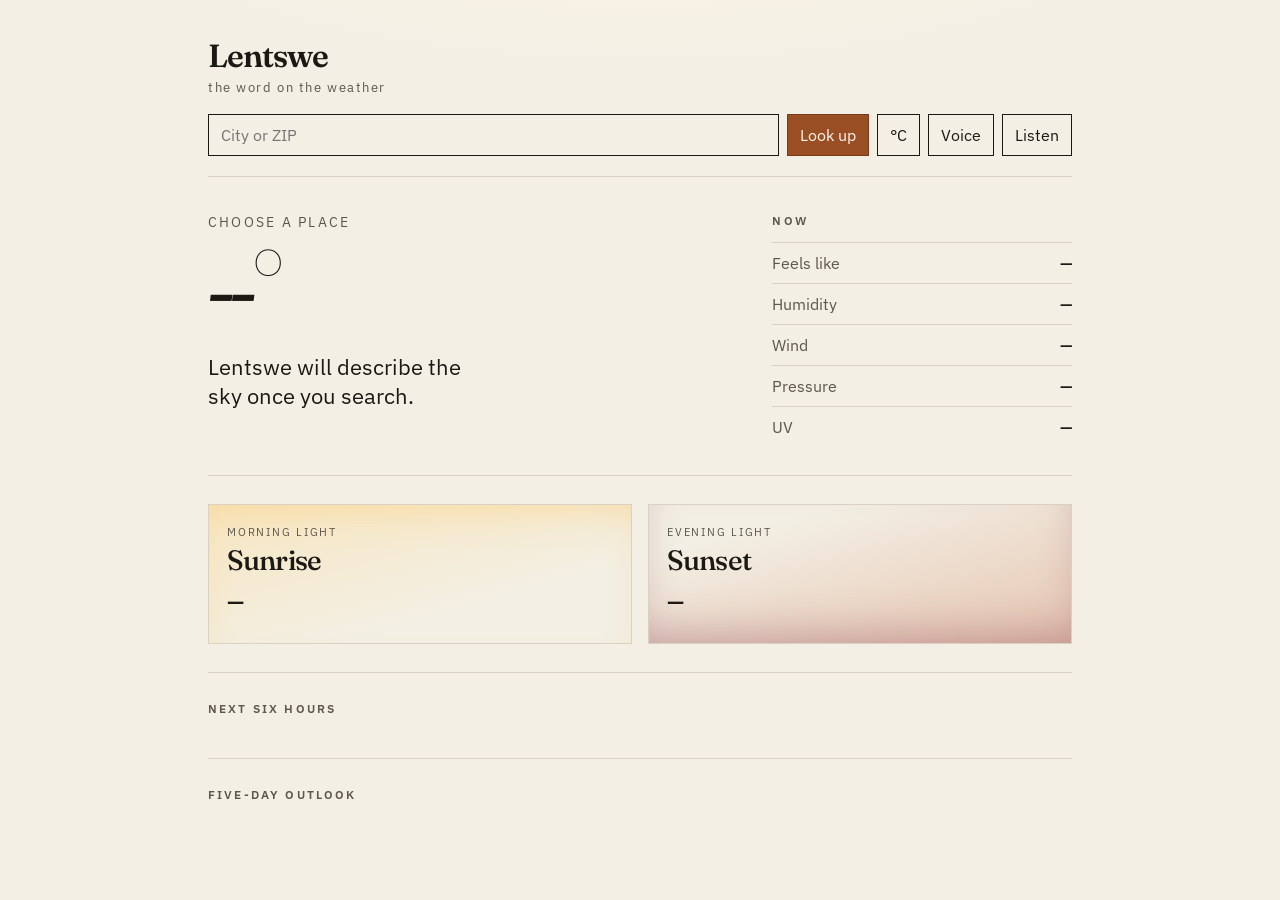
<file: weather_app/web/index.html>
<!DOCTYPE html>
<html lang="en" data-phase="day">
<head>
  <meta charset="UTF-8" />
  <meta name="viewport" content="width=device-width, initial-scale=1" />
  <title>Lentswe</title>
  <link rel="preconnect" href="https://fonts.googleapis.com" />
  <link rel="preconnect" href="https://fonts.gstatic.com" crossorigin />
  <link href="https://fonts.googleapis.com/css2?family=Fraunces:opsz,wght@9..144,500;9..144,600&family=IBM+Plex+Sans:wght@400;500;600&display=swap" rel="stylesheet" />
  <link rel="stylesheet" href="css/app.css" />
</head>
<body>
  <div class="wrap">
    <header>
      <a class="wordmark" href="./">Lentswe</a>
      <p class="meaning">the word on the weather</p>
      <form id="searchForm">
        <label class="sr" for="q">Location</label>
        <input id="q" type="search" placeholder="City or ZIP" autocomplete="off" />
        <button type="submit">Look up</button>
        <button type="button" id="unitBtn">°C</button>
        <button type="button" id="voiceSearch" title="Speak a city">Voice</button>
        <button type="button" id="speakWeather" title="Hear the forecast">Listen</button>
      </form>
    </header>

    <p id="status" hidden></p>
    <p id="error" hidden></p>

    <div class="board">
      <section class="story">
        <p id="place" class="place">Choose a place</p>
        <p id="temp" class="temp">--°</p>
        <p id="cond" class="cond">Lentswe will describe the sky once you search.</p>
        <p id="meta" class="meta"></p>
        <img id="heroIcon" alt="" hidden />
        <p id="said" class="said"></p>
      </section>

      <aside class="facts">
        <h2>Now</h2>
        <dl>
          <div><dt>Feels like</dt><dd id="tFeel">—</dd></div>
          <div><dt>Humidity</dt><dd id="tHum">—</dd></div>
          <div><dt>Wind</dt><dd id="tWind">—</dd></div>
          <div><dt>Pressure</dt><dd id="tPres">—</dd></div>
          <div><dt>UV</dt><dd id="tUv">—</dd></div>
        </dl>
      </aside>
    </div>

    <section class="horizon" aria-label="Sunrise and sunset">
      <article class="rise">
        <p class="sky-kicker">Morning light</p>
        <h2>Sunrise</h2>
        <p id="tRise" class="when">—</p>
      </article>
      <article class="set">
        <p class="sky-kicker">Evening light</p>
        <h2>Sunset</h2>
        <p id="tSet" class="when">—</p>
      </article>
    </section>

    <section class="strip">
      <h2>Next six hours</h2>
      <div id="hours" class="hours"></div>
    </section>

    <section class="outlook">
      <h2>Five-day outlook</h2>
      <div id="days"></div>
    </section>
  </div>
  <script src="js/app.js"></script>
</body>
</html>
</file>
<file: weather_app/web/css/app.css>
:root {
  --paper: #f3efe4;
  --ink: #1c1914;
  --mute: #5c564c;
  --line: #d9d1c3;
  --clay: #9a4e24;
  --clay-deep: #7a3b18;
  --glow: transparent;
}

html[data-phase="morning"] {
  --paper: #f7f1e2;
  --ink: #3a2614;
  --mute: #7a5a3a;
  --line: #ead7b4;
  --clay: #c9782a;
  --clay-deep: #9a4e18;
  --glow: radial-gradient(120% 70% at 18% -10%, #ffe7a8 0%, transparent 58%);
}

html[data-phase="day"] {
  --paper: #f3efe4;
  --ink: #1c1914;
  --mute: #5c564c;
  --line: #d9d1c3;
  --clay: #9a4e24;
  --clay-deep: #7a3b18;
  --glow: radial-gradient(90% 50% at 50% -20%, #fff8e4 0%, transparent 55%);
}

html[data-phase="dusk"] {
  --paper: #2a1c22;
  --ink: #f6e8d8;
  --mute: #c9a48c;
  --line: #4a3238;
  --clay: #e07a3a;
  --clay-deep: #b85a24;
  --glow: radial-gradient(80% 55% at 88% 0%, #c45a2a 0%, transparent 62%);
}

html[data-phase="night"] {
  --paper: #12151c;
  --ink: #e8e6df;
  --mute: #9aa3b2;
  --line: #2a3140;
  --clay: #7ea0d4;
  --clay-deep: #5c7fb8;
  --glow: radial-gradient(70% 45% at 82% -8%, #3a4a78 0%, transparent 60%);
}

* { box-sizing: border-box; }
html, body { margin: 0; }
html { background: var(--paper); }
body {
  min-height: 100vh;
  background: var(--glow), var(--paper);
  color: var(--ink);
  font-family: "IBM Plex Sans", system-ui, sans-serif;
  transition: background-color 0.6s ease, color 0.4s ease;
}

.sr { position: absolute; width: 1px; height: 1px; overflow: hidden; clip: rect(0 0 0 0); }

.wrap {
  max-width: 920px;
  margin: 0 auto;
  padding: 36px 28px 80px;
}

header { border-bottom: 1px solid var(--line); padding-bottom: 20px; }
.wordmark {
  font-family: Fraunces, Georgia, serif;
  font-size: 32px;
  font-weight: 600;
  color: var(--ink);
  text-decoration: none;
  letter-spacing: -0.03em;
}
.meaning {
  margin: 4px 0 18px;
  color: var(--mute);
  font-size: 13px;
  letter-spacing: 0.12em;
  text-transform: lowercase;
}

form { display: flex; flex-wrap: wrap; gap: 8px; }
input, button {
  font: inherit;
  border: 1px solid var(--ink);
  background: var(--paper);
  color: var(--ink);
  padding: 10px 12px;
}
input { flex: 1; min-width: 180px; }
button { cursor: pointer; }
button[type="submit"] {
  background: var(--clay);
  border-color: var(--clay-deep);
  color: #fff7ef;
}

#status, #error { margin: 14px 0 0; color: var(--mute); }
#status[hidden], #error[hidden] { display: none !important; }
#error { color: #c45c4a; }
html[data-phase="morning"] #error,
html[data-phase="day"] #error { color: #8b1e1e; }

.board {
  display: grid;
  grid-template-columns: 1.4fr 0.8fr;
  gap: 40px;
  padding: 36px 0 28px;
  border-bottom: 1px solid var(--line);
}

.place {
  margin: 0;
  font-size: 14px;
  letter-spacing: 0.16em;
  text-transform: uppercase;
  color: var(--mute);
}
.temp {
  margin: 8px 0 0;
  font-family: Fraunces, Georgia, serif;
  font-size: clamp(72px, 11vw, 108px);
  font-weight: 500;
  line-height: 0.9;
  letter-spacing: -0.04em;
}
.cond { margin: 16px 0 0; font-size: 22px; max-width: 22ch; }
.meta { margin: 8px 0 0; color: var(--mute); }
.story img { width: 64px; height: 64px; margin-top: 12px; }
.said {
  margin: 22px 0 0;
  max-width: 36ch;
  color: var(--mute);
  font-size: 15px;
  line-height: 1.5;
}

.facts h2, .strip h2, .outlook h2 {
  margin: 0 0 14px;
  font-size: 12px;
  letter-spacing: 0.18em;
  text-transform: uppercase;
  color: var(--mute);
  font-weight: 600;
}
.facts dl { margin: 0; }
.facts div {
  display: flex;
  justify-content: space-between;
  gap: 16px;
  padding: 10px 0;
  border-top: 1px solid var(--line);
}
.facts dt { color: var(--mute); }
.facts dd { margin: 0; font-weight: 600; }

.strip { padding: 28px 0; border-bottom: 1px solid var(--line); }
.hours { display: grid; grid-template-columns: repeat(6, 1fr); gap: 12px; }
.hours article { text-align: left; }
.hours .when { color: var(--mute); font-size: 12px; }
.hours img { width: 42px; height: 42px; display: block; margin: 6px 0; }
.hours .t { font-family: Fraunces, Georgia, serif; font-size: 22px; }
.hours .p { color: var(--clay); font-size: 12px; }

.horizon {
  display: grid;
  grid-template-columns: 1fr 1fr;
  gap: 16px;
  padding: 28px 0;
  border-bottom: 1px solid var(--line);
}
.horizon article {
  padding: 20px 18px 18px;
  border: 1px solid var(--line);
  min-height: 140px;
}
.horizon h2 {
  margin: 4px 0 10px;
  font-family: Fraunces, Georgia, serif;
  font-size: 28px;
  font-weight: 500;
  letter-spacing: -0.03em;
}
.horizon .when {
  margin: 0;
  font-size: 22px;
  font-weight: 600;
}
.sky-kicker {
  margin: 0;
  font-size: 11px;
  letter-spacing: 0.16em;
  text-transform: uppercase;
  color: var(--mute);
}
.rise {
  background: linear-gradient(165deg, rgba(255, 214, 130, 0.35), transparent 70%);
  box-shadow: inset 0 18px 40px -18px rgba(255, 196, 90, 0.45);
}
.set {
  background: linear-gradient(165deg, transparent 20%, rgba(196, 90, 42, 0.28));
  box-shadow: inset 0 -22px 46px -16px rgba(120, 40, 70, 0.35);
}
html[data-phase="night"] .rise {
  background: linear-gradient(165deg, rgba(255, 210, 140, 0.12), transparent 70%);
}
html[data-phase="night"] .set {
  background: linear-gradient(165deg, transparent 10%, rgba(80, 90, 140, 0.28));
}
html[data-phase="morning"] .rise {
  background: linear-gradient(165deg, rgba(255, 220, 140, 0.7), rgba(255, 248, 230, 0.2) 80%);
}
html[data-phase="dusk"] .set {
  background: linear-gradient(165deg, #5a2830, #c45a2a 120%);
  color: #fff3e8;
}
html[data-phase="dusk"] .set .sky-kicker { color: #f0c4a8; }

.outlook { padding-top: 28px; }
.day {
  display: grid;
  grid-template-columns: 140px 1fr auto auto;
  gap: 12px;
  align-items: center;
  padding: 12px 0;
  border-top: 1px solid var(--line);
}
.day img { width: 36px; height: 36px; }
.day .hi { font-weight: 600; }

@media (max-width: 760px) {
  .board, .hours, .horizon { grid-template-columns: 1fr; }
  .day { grid-template-columns: 1fr auto auto; }
}
</file>
